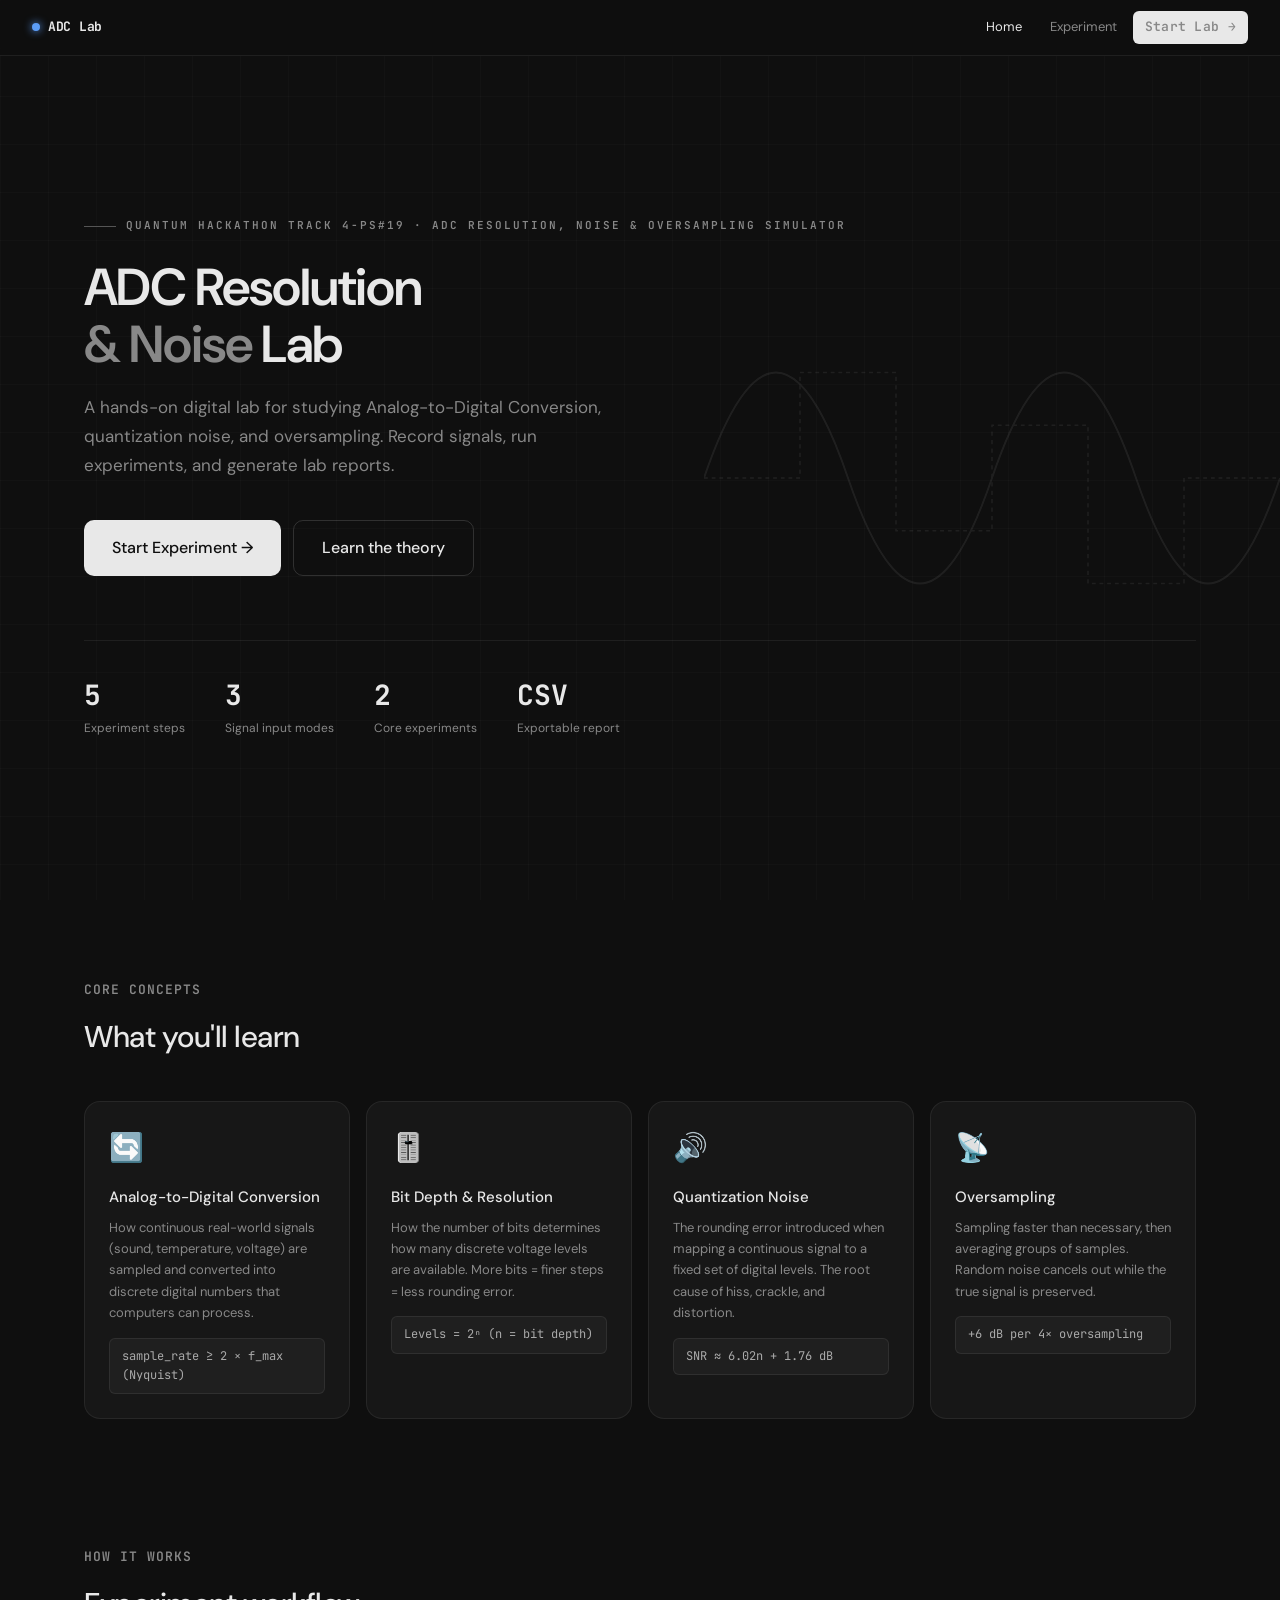
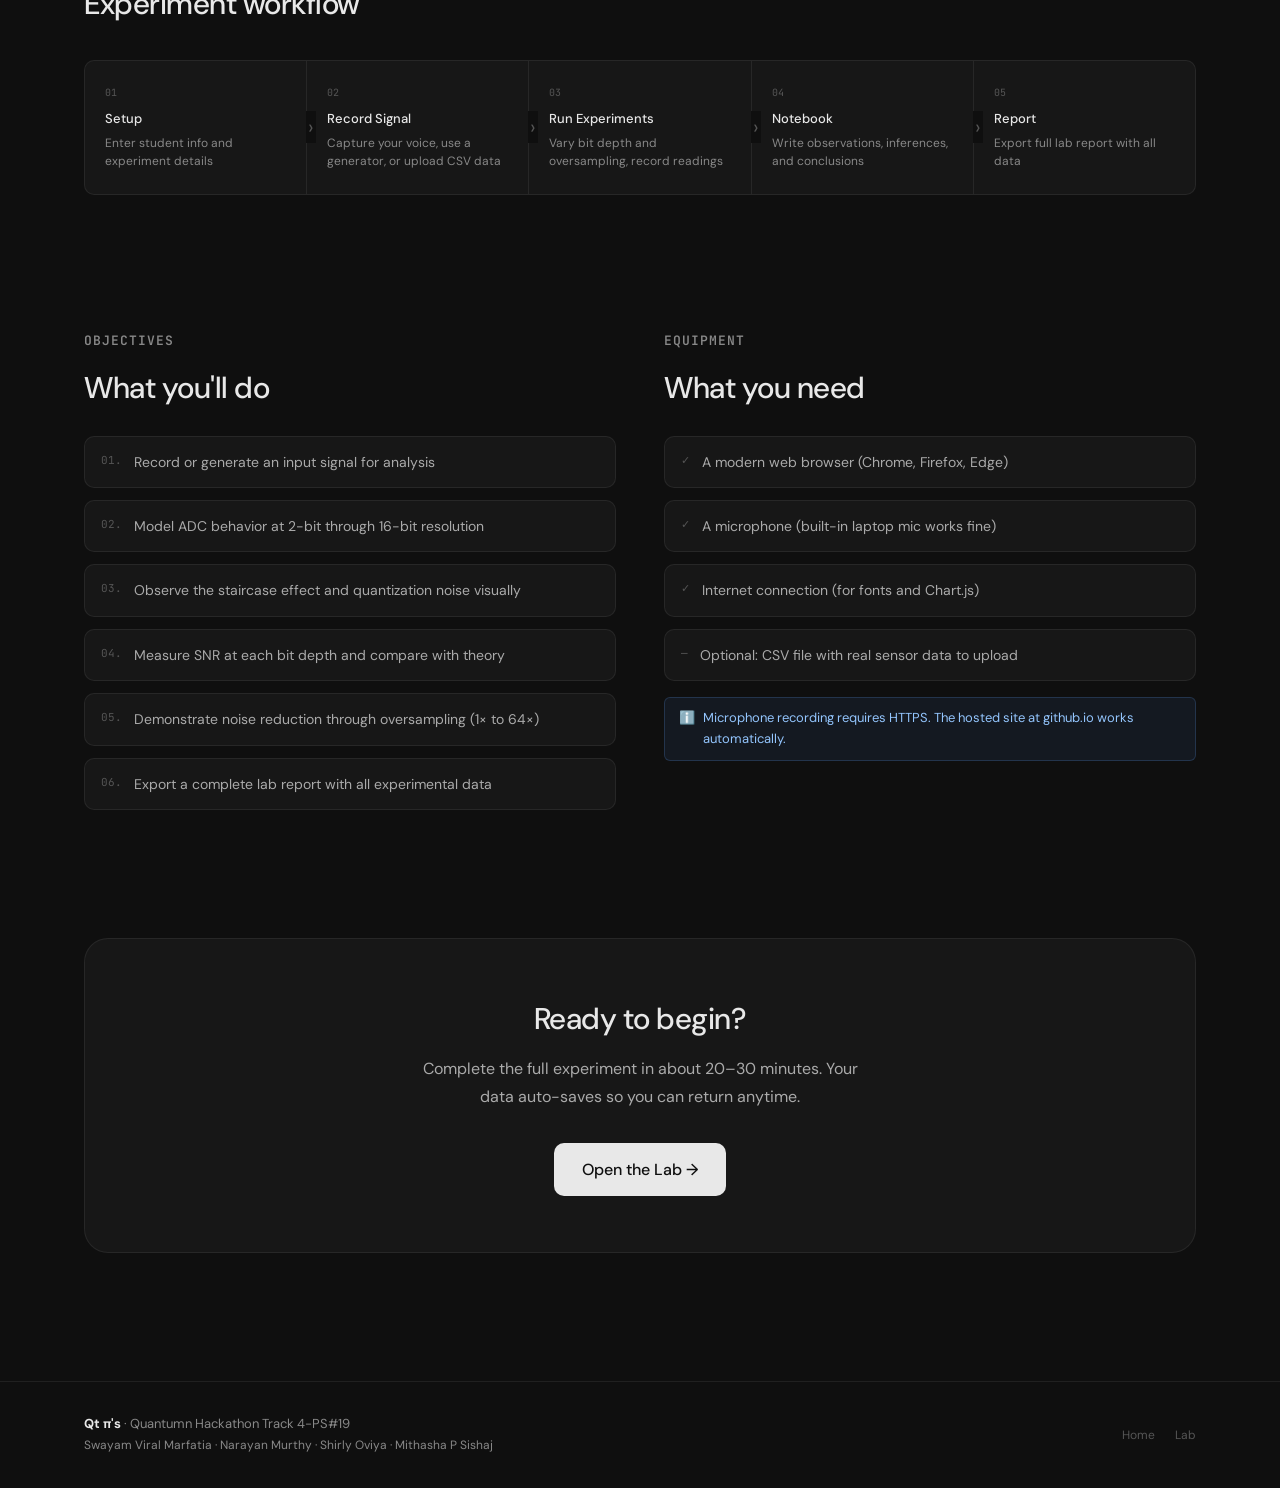
<file: index.html>
<!DOCTYPE html>
<html lang="en">
<head>
<meta charset="UTF-8">
<meta name="viewport" content="width=device-width, initial-scale=1.0">
<title>ADC Signal Processing Lab</title>
<link rel="stylesheet" href="style.css">
<style>
  /* ── HERO ── */
  .hero {
    min-height: calc(100vh - 56px);
    display: flex; flex-direction: column; justify-content: center;
    padding: 80px 0;
  }
  .hero-tag {
    font-family: var(--mono); font-size: 11px; font-weight: 600;
    color: var(--muted2); letter-spacing: 2px; text-transform: uppercase;
    margin-bottom: 24px; display: flex; align-items: center; gap: 10px;
  }
  .hero-tag::before { content:''; width:32px; height:1px; background:var(--muted); }
  .hero h1 { margin-bottom: 20px; max-width: 720px; }
  .hero h1 span { color: var(--muted2); }
  .hero-sub { font-size: 17px; color: var(--muted2); max-width: 520px; margin-bottom: 40px; line-height: 1.7; }
  .hero-btns { display: flex; gap: 12px; flex-wrap: wrap; margin-bottom: 64px; }
  .hero-stats { display: flex; gap: 40px; flex-wrap: wrap; border-top: 1px solid var(--border); padding-top: 32px; }
  .hero-stat-val { font-family: var(--mono); font-size: 28px; font-weight: 700; color: var(--text); }
  .hero-stat-lbl { font-size: 12px; color: var(--muted2); margin-top: 2px; }

  /* Floating waveform illustration */
  .hero-visual {
    position: absolute; right: 0; top: 56px; bottom: 0;
    width: 45%; opacity: 0.07; pointer-events: none; overflow: hidden;
  }
  .hero-visual svg { width: 100%; height: 100%; }

  /* ── CONCEPTS ── */
  .concepts-grid { display: grid; grid-template-columns: repeat(auto-fit, minmax(240px, 1fr)); gap: 16px; }
  .concept-card {
    background: var(--s1); border: 1px solid var(--border);
    border-radius: var(--r-lg); padding: 24px;
    transition: border-color 0.2s, transform 0.2s;
  }
  .concept-card:hover { border-color: var(--border2); transform: translateY(-2px); }
  .concept-icon { font-size: 28px; margin-bottom: 14px; display: block; }
  .concept-title { font-size: 15px; font-weight: 500; margin-bottom: 8px; }
  .concept-desc { font-size: 13px; color: var(--muted2); line-height: 1.65; }
  .concept-formula {
    margin-top: 14px; background: var(--s2); border: 1px solid var(--border);
    border-radius: var(--r-sm); padding: 8px 12px;
    font-family: var(--mono); font-size: 12px; color: var(--muted3);
  }

  /* ── EXPERIMENT FLOW ── */
  .flow-steps { display: flex; gap: 0; overflow-x: auto; padding-bottom: 8px; }
  .flow-step {
    flex: 1; min-width: 160px; padding: 24px 20px;
    background: var(--s1); border: 1px solid var(--border);
    border-right: none; position: relative;
  }
  .flow-step:first-child { border-radius: var(--r) 0 0 var(--r); }
  .flow-step:last-child  { border-right: 1px solid var(--border); border-radius: 0 var(--r) var(--r) 0; }
  .flow-step::after {
    content: '›'; position: absolute; right: -10px; top: 50%;
    transform: translateY(-50%); font-size: 20px; color: var(--muted);
    z-index: 2; background: var(--bg); padding: 0 2px;
  }
  .flow-step:last-child::after { display: none; }
  .flow-num { font-family: var(--mono); font-size: 10px; color: var(--muted); margin-bottom: 8px; }
  .flow-title { font-size: 13px; font-weight: 500; margin-bottom: 4px; }
  .flow-desc { font-size: 12px; color: var(--muted2); line-height: 1.5; }

  /* ── OBJECTIVES ── */
  .obj-list { list-style: none; display: flex; flex-direction: column; gap: 12px; }
  .obj-list li {
    display: flex; align-items: flex-start; gap: 12px;
    padding: 14px 16px; background: var(--s1); border: 1px solid var(--border);
    border-radius: var(--r); font-size: 14px; color: var(--muted3);
  }
  .obj-num { font-family: var(--mono); font-size: 11px; color: var(--muted); flex-shrink: 0; padding-top: 1px; }

  /* ── CTA SECTION ── */
  .cta-section {
    background: var(--s1); border: 1px solid var(--border);
    border-radius: var(--r-xl); padding: 56px 48px;
    text-align: center;
  }
  .cta-section h2 { margin-bottom: 12px; }
  .cta-section p  { max-width: 440px; margin: 0 auto 32px; }

  /* ── FOOTER ── */
  footer {
    border-top: 1px solid var(--border);
    padding: 32px 0; margin-top: 80px;
  }
  .footer-inner { display: flex; justify-content: space-between; align-items: center; flex-wrap: wrap; gap: 16px; }
  .footer-team { font-size: 13px; color: var(--muted2); }
  .footer-team strong { color: var(--text); }
  .footer-links { display: flex; gap: 20px; }
  .footer-links a { font-size: 12px; color: var(--muted); text-decoration: none; }
  .footer-links a:hover { color: var(--muted2); }
</style>
</head>
<body>

<nav>
  <a href="index.html" class="nav-logo"><span class="logo-dot"></span>ADC Lab</a>
  <div class="nav-links">
    <a href="index.html" class="active">Home</a>
    <a href="lab.html">Experiment</a>
    <a href="lab.html" class="nav-cta">Start Lab →</a>
  </div>
</nav>

<!-- Decorative waveform background -->
<div class="hero-visual">
  <svg viewBox="0 0 600 800" preserveAspectRatio="none" fill="none">
    <path d="M0 400 Q75 200 150 400 Q225 600 300 400 Q375 200 450 400 Q525 600 600 400" stroke="white" stroke-width="2" fill="none"/>
    <path d="M0 400 L100 400 L100 300 L200 300 L200 450 L300 450 L300 350 L400 350 L400 500 L500 500 L500 400 L600 400" stroke="white" stroke-width="1.5" fill="none" stroke-dasharray="4 4"/>
  </svg>
</div>

<div class="container">

  <!-- ── HERO ── -->
  <section class="hero">
    <div class="hero-tag">Quantum Hackathon Track 4-PS#19 · ADC Resolution, Noise & Oversampling Simulator</div>
    <h1>ADC Resolution<br><span>&amp; Noise</span> Lab</h1>
    <p class="hero-sub">
      A hands-on digital lab for studying Analog-to-Digital Conversion,
      quantization noise, and oversampling. Record signals, run experiments,
      and generate lab reports.
    </p>
    <div class="hero-btns">
      <a href="lab.html" class="btn btn-primary btn-lg">Start Experiment →</a>
      <a href="#concepts" class="btn btn-outline btn-lg">Learn the theory</a>
    </div>
    <div class="hero-stats">
      <div>
        <div class="hero-stat-val">5</div>
        <div class="hero-stat-lbl">Experiment steps</div>
      </div>
      <div>
        <div class="hero-stat-val">3</div>
        <div class="hero-stat-lbl">Signal input modes</div>
      </div>
      <div>
        <div class="hero-stat-val">2</div>
        <div class="hero-stat-lbl">Core experiments</div>
      </div>
      <div>
        <div class="hero-stat-val">CSV</div>
        <div class="hero-stat-lbl">Exportable report</div>
      </div>
    </div>
  </section>

  <!-- ── CONCEPTS ── -->
  <section class="section" id="concepts">
    <h4 style="margin-bottom:12px;">Core concepts</h4>
    <h2 style="margin-bottom:40px;">What you'll learn</h2>
    <div class="concepts-grid">
      <div class="concept-card">
        <span class="concept-icon">🔄</span>
        <div class="concept-title">Analog-to-Digital Conversion</div>
        <div class="concept-desc">How continuous real-world signals (sound, temperature, voltage) are sampled and converted into discrete digital numbers that computers can process.</div>
        <div class="concept-formula">sample_rate ≥ 2 × f_max  (Nyquist)</div>
      </div>
      <div class="concept-card">
        <span class="concept-icon">🎚️</span>
        <div class="concept-title">Bit Depth & Resolution</div>
        <div class="concept-desc">How the number of bits determines how many discrete voltage levels are available. More bits = finer steps = less rounding error.</div>
        <div class="concept-formula">Levels = 2ⁿ  (n = bit depth)</div>
      </div>
      <div class="concept-card">
        <span class="concept-icon">🔊</span>
        <div class="concept-title">Quantization Noise</div>
        <div class="concept-desc">The rounding error introduced when mapping a continuous signal to a fixed set of digital levels. The root cause of hiss, crackle, and distortion.</div>
        <div class="concept-formula">SNR ≈ 6.02n + 1.76  dB</div>
      </div>
      <div class="concept-card">
        <span class="concept-icon">📡</span>
        <div class="concept-title">Oversampling</div>
        <div class="concept-desc">Sampling faster than necessary, then averaging groups of samples. Random noise cancels out while the true signal is preserved.</div>
        <div class="concept-formula">+6 dB per 4× oversampling</div>
      </div>
    </div>
  </section>

  <!-- ── EXPERIMENT FLOW ── -->
  <section class="section-sm">
    <h4 style="margin-bottom:12px;">How it works</h4>
    <h2 style="margin-bottom:32px;">Experiment workflow</h2>
    <div class="flow-steps">
      <div class="flow-step">
        <div class="flow-num">01</div>
        <div class="flow-title">Setup</div>
        <div class="flow-desc">Enter student info and experiment details</div>
      </div>
      <div class="flow-step">
        <div class="flow-num">02</div>
        <div class="flow-title">Record Signal</div>
        <div class="flow-desc">Capture your voice, use a generator, or upload CSV data</div>
      </div>
      <div class="flow-step">
        <div class="flow-num">03</div>
        <div class="flow-title">Run Experiments</div>
        <div class="flow-desc">Vary bit depth and oversampling, record readings</div>
      </div>
      <div class="flow-step">
        <div class="flow-num">04</div>
        <div class="flow-title">Notebook</div>
        <div class="flow-desc">Write observations, inferences, and conclusions</div>
      </div>
      <div class="flow-step">
        <div class="flow-num">05</div>
        <div class="flow-title">Report</div>
        <div class="flow-desc">Export full lab report with all data</div>
      </div>
    </div>
  </section>

  <!-- ── OBJECTIVES ── -->
  <section class="section">
    <div style="display:grid;grid-template-columns:1fr 1fr;gap:48px;align-items:start;">
      <div>
        <h4 style="margin-bottom:12px;">Objectives</h4>
        <h2 style="margin-bottom:24px;">What you'll do</h2>
        <ul class="obj-list">
          <li><span class="obj-num">01.</span>Record or generate an input signal for analysis</li>
          <li><span class="obj-num">02.</span>Model ADC behavior at 2-bit through 16-bit resolution</li>
          <li><span class="obj-num">03.</span>Observe the staircase effect and quantization noise visually</li>
          <li><span class="obj-num">04.</span>Measure SNR at each bit depth and compare with theory</li>
          <li><span class="obj-num">05.</span>Demonstrate noise reduction through oversampling (1× to 64×)</li>
          <li><span class="obj-num">06.</span>Export a complete lab report with all experimental data</li>
        </ul>
      </div>
      <div>
        <h4 style="margin-bottom:12px;">Equipment</h4>
        <h2 style="margin-bottom:24px;">What you need</h2>
        <ul class="obj-list">
          <li><span class="obj-num">✓</span>A modern web browser (Chrome, Firefox, Edge)</li>
          <li><span class="obj-num">✓</span>A microphone (built-in laptop mic works fine)</li>
          <li><span class="obj-num">✓</span>Internet connection (for fonts and Chart.js)</li>
          <li><span class="obj-num">—</span>Optional: CSV file with real sensor data to upload</li>
        </ul>
        <div class="alert alert-info" style="margin-top:16px;">
          <span>ℹ️</span>
          <span>Microphone recording requires HTTPS. The hosted site at github.io works automatically.</span>
        </div>
      </div>
    </div>
  </section>

  <!-- ── CTA ── -->
  <section class="section-sm">
    <div class="cta-section">
      <h2>Ready to begin?</h2>
      <p>Complete the full experiment in about 20–30 minutes. Your data auto-saves so you can return anytime.</p>
      <a href="lab.html" class="btn btn-primary btn-lg">Open the Lab →</a>
    </div>
  </section>

</div>

<footer>
  <div class="container">
    <div class="footer-inner">
      <div class="footer-team">
        <strong>Qt π's</strong> · Quantumn Hackathon Track 4-PS#19<br>
        <span style="font-size:12px;">Swayam Viral Marfatia · Narayan Murthy · Shirly Oviya · Mithasha P Sishaj</span>
      </div>
      <div class="footer-links">
        <a href="index.html">Home</a>
        <a href="lab.html">Lab</a>
      </div>
    </div>
  </div>
</footer>

</body>
</html>
</file>
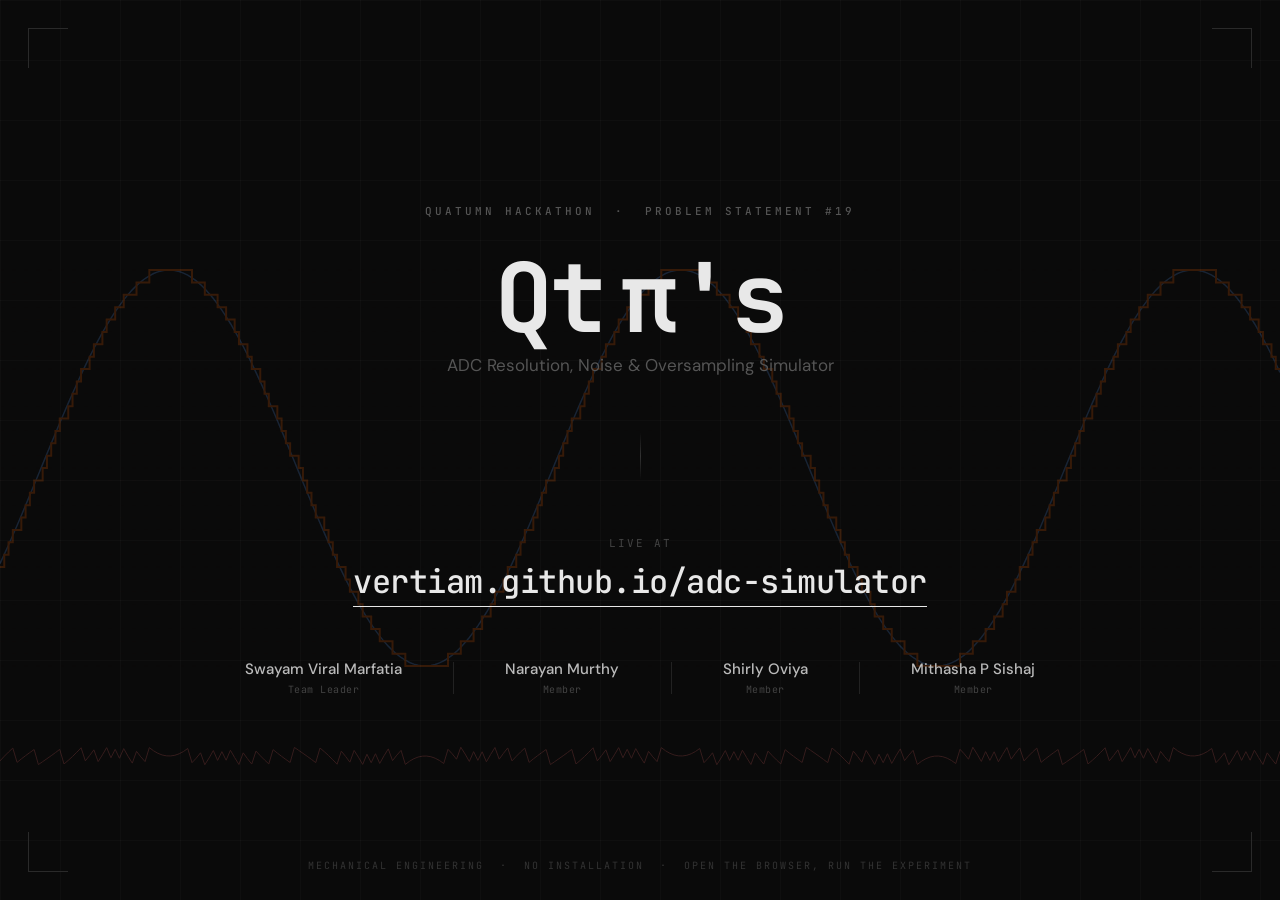
<file: outro.html>
<!DOCTYPE html>
<html lang="en">
<head>
<meta charset="UTF-8">
<meta name="viewport" content="width=device-width, initial-scale=1.0">
<title>Qt π's — ADC Lab — Outro</title>
<link href="https://fonts.googleapis.com/css2?family=JetBrains+Mono:wght@400;500;700&family=DM+Sans:wght@300;400;500;600&display=swap" rel="stylesheet">
<style>
* { box-sizing: border-box; margin: 0; padding: 0; }

body {
  background: #0a0a0a;
  color: #e8e8e8;
  font-family: 'DM Sans', sans-serif;
  height: 100vh;
  overflow: hidden;
  display: flex;
  align-items: center;
  justify-content: center;
}

/* ── ANIMATED WAVEFORM BACKGROUND ── */
.wave-bg {
  position: fixed;
  inset: 0;
  z-index: 0;
}
.wave-bg canvas {
  width: 100%;
  height: 100%;
  display: block;
  opacity: 0.18;
}

/* ── GRID OVERLAY ── */
.grid {
  position: fixed;
  inset: 0;
  z-index: 1;
  background-image:
    linear-gradient(rgba(255,255,255,0.025) 1px, transparent 1px),
    linear-gradient(90deg, rgba(255,255,255,0.025) 1px, transparent 1px);
  background-size: 60px 60px;
}

/* ── MAIN CONTENT ── */
.content {
  position: relative;
  z-index: 10;
  text-align: center;
  display: flex;
  flex-direction: column;
  align-items: center;
  gap: 0;
  animation: fadeUp 1.2s cubic-bezier(.22,1,.36,1) both;
}

@keyframes fadeUp {
  from { opacity: 0; transform: translateY(32px); }
  to   { opacity: 1; transform: translateY(0); }
}

/* ── HACKATHON TAG ── */
.tag {
  font-family: 'JetBrains Mono', monospace;
  font-size: 11px;
  font-weight: 500;
  letter-spacing: 3px;
  text-transform: uppercase;
  color: #555;
  margin-bottom: 32px;
  animation: fadeUp 1.2s 0.1s cubic-bezier(.22,1,.36,1) both;
}

/* ── TEAM NAME ── */
.team {
  font-family: 'JetBrains Mono', monospace;
  font-size: clamp(48px, 8vw, 96px);
  font-weight: 700;
  color: #e8e8e8;
  letter-spacing: -3px;
  line-height: 1;
  margin-bottom: 8px;
  animation: fadeUp 1.2s 0.15s cubic-bezier(.22,1,.36,1) both;
}

/* ── PROBLEM STATEMENT ── */
.problem {
  font-size: clamp(13px, 1.8vw, 17px);
  color: #555;
  font-weight: 400;
  margin-bottom: 56px;
  animation: fadeUp 1.2s 0.2s cubic-bezier(.22,1,.36,1) both;
}

/* ── DIVIDER ── */
.div-line {
  width: 1px;
  height: 48px;
  background: linear-gradient(to bottom, transparent, #333, transparent);
  margin-bottom: 56px;
  animation: fadeUp 1.2s 0.25s cubic-bezier(.22,1,.36,1) both;
}

/* ── URL BLOCK ── */
.url-block {
  display: flex;
  flex-direction: column;
  align-items: center;
  gap: 10px;
  margin-bottom: 56px;
  animation: fadeUp 1.2s 0.3s cubic-bezier(.22,1,.36,1) both;
}
.url-label {
  font-family: 'JetBrains Mono', monospace;
  font-size: 11px;
  letter-spacing: 2px;
  text-transform: uppercase;
  color: #444;
}
.url {
  font-family: 'JetBrains Mono', monospace;
  font-size: clamp(18px, 3vw, 32px);
  font-weight: 500;
  color: #e8e8e8;
  letter-spacing: -0.5px;
  position: relative;
}
/* animated underline on the URL */
.url::after {
  content: '';
  position: absolute;
  bottom: -4px;
  left: 0;
  width: 0;
  height: 1.5px;
  background: #e8e8e8;
  animation: underline 1.2s 1.2s cubic-bezier(.22,1,.36,1) forwards;
}
@keyframes underline {
  to { width: 100%; }
}

/* ── MEMBERS ── */
.members {
  display: flex;
  gap: clamp(20px, 4vw, 56px);
  align-items: center;
  flex-wrap: wrap;
  justify-content: center;
  animation: fadeUp 1.2s 0.4s cubic-bezier(.22,1,.36,1) both;
}
.member {
  display: flex;
  flex-direction: column;
  align-items: center;
  gap: 4px;
}
.member-name {
  font-size: clamp(12px, 1.4vw, 15px);
  font-weight: 500;
  color: #bbb;
}
.member-role {
  font-family: 'JetBrains Mono', monospace;
  font-size: 10px;
  color: #444;
  letter-spacing: 0.5px;
}
.member-sep {
  width: 1px;
  height: 32px;
  background: #222;
}

/* ── CORNER ACCENTS ── */
.corner {
  position: fixed;
  width: 40px;
  height: 40px;
  z-index: 20;
  opacity: 0;
  animation: fadeIn 0.6s 1.6s ease forwards;
}
@keyframes fadeIn { to { opacity: 1; } }
.corner.tl { top: 28px; left: 28px; border-top: 1px solid #2a2a2a; border-left: 1px solid #2a2a2a; }
.corner.tr { top: 28px; right: 28px; border-top: 1px solid #2a2a2a; border-right: 1px solid #2a2a2a; }
.corner.bl { bottom: 28px; left: 28px; border-bottom: 1px solid #2a2a2a; border-left: 1px solid #2a2a2a; }
.corner.br { bottom: 28px; right: 28px; border-bottom: 1px solid #2a2a2a; border-right: 1px solid #2a2a2a; }

/* ── BOTTOM BAR ── */
.bottom-bar {
  position: fixed;
  bottom: 28px;
  left: 50%;
  transform: translateX(-50%);
  z-index: 20;
  font-family: 'JetBrains Mono', monospace;
  font-size: 10px;
  letter-spacing: 2px;
  color: #333;
  text-transform: uppercase;
  opacity: 0;
  animation: fadeIn 0.6s 1.8s ease forwards;
  white-space: nowrap;
}

/* ── SCAN LINE EFFECT ── */
.scanline {
  position: fixed;
  top: -2px;
  left: 0;
  right: 0;
  height: 2px;
  background: rgba(255,255,255,0.03);
  z-index: 30;
  animation: scan 6s linear infinite;
}
@keyframes scan {
  from { top: -2px; }
  to   { top: 100vh; }
}
</style>
</head>
<body>

<!-- Animated waveform bg -->
<div class="wave-bg"><canvas id="wc"></canvas></div>

<!-- Subtle grid -->
<div class="grid"></div>

<!-- Corner brackets -->
<div class="corner tl"></div>
<div class="corner tr"></div>
<div class="corner bl"></div>
<div class="corner br"></div>

<!-- Scan line -->
<div class="scanline"></div>

<!-- Main content -->
<div class="content">

  <div class="tag">Quatumn Hackathon &nbsp;·&nbsp; Problem Statement #19</div>

  <div class="team">Qt&thinsp;π's</div>
  <div class="problem">ADC Resolution, Noise &amp; Oversampling Simulator</div>

  <div class="div-line"></div>

  <div class="url-block">
    <span class="url-label">Live at</span>
    <span class="url">vertiam.github.io/adc-simulator</span>
  </div>

  <div class="members">
    <div class="member">
      <div class="member-name">Swayam Viral Marfatia</div>
      <div class="member-role">Team Leader</div>
    </div>
    <div class="member-sep"></div>
    <div class="member">
      <div class="member-name">Narayan Murthy</div>
      <div class="member-role">Member</div>
    </div>
    <div class="member-sep"></div>
    <div class="member">
      <div class="member-name">Shirly Oviya</div>
      <div class="member-role">Member</div>
    </div>
    <div class="member-sep"></div>
    <div class="member">
      <div class="member-name">Mithasha P Sishaj</div>
      <div class="member-role">Member</div>
    </div>
  </div>

</div>

<!-- Bottom bar -->
<div class="bottom-bar">Mechanical Engineering &nbsp;·&nbsp; No installation &nbsp;·&nbsp; Open the browser, run the experiment</div>

<script>
/* ── ANIMATED ADC WAVEFORM BACKGROUND ──────────────────────────
   Draws three layers:
   1. Original smooth sine wave (blue)
   2. Quantized staircase (orange)  — updates its bit depth slowly
   3. Error signal at bottom (red, tiny)

   The bit depth oscillates from 2→8 and back, making the
   staircase visually coarsen and smooth — perfect visual
   metaphor for the whole project.
───────────────────────────────────────────────────────────────── */
const cv = document.getElementById('wc');
const ctx = cv.getContext('2d');
let W, H, t = 0;

function resize() {
  W = cv.width  = window.innerWidth;
  H = cv.height = window.innerHeight;
}
window.addEventListener('resize', resize);
resize();

function quantize(v, bits) {
  const levels = Math.pow(2, bits);
  const step = 2 / levels;
  return Math.round(Math.max(-1, Math.min(1, v)) / step) * step;
}

function draw() {
  t += 0.008;
  ctx.clearRect(0, 0, W, H);

  const N = 300;
  const freq = 2.5;
  // bit depth oscillates 2→8 slowly
  const bits = Math.round(2 + 3 * (Math.sin(t * 0.3) * 0.5 + 0.5) * 2);

  const yCenter = H * 0.52;
  const amp = H * 0.22;

  // ── Original sine ──
  ctx.beginPath();
  ctx.strokeStyle = '#5b9cf6';
  ctx.lineWidth = 1.5;
  for (let i = 0; i <= N; i++) {
    const x = (i / N) * W;
    const v = Math.sin(2 * Math.PI * freq * (i / N) - t);
    const y = yCenter - v * amp;
    i === 0 ? ctx.moveTo(x, y) : ctx.lineTo(x, y);
  }
  ctx.stroke();

  // ── Quantized staircase ──
  ctx.beginPath();
  ctx.strokeStyle = '#ff6500';
  ctx.lineWidth = 2;
  let prevQY = null;
  for (let i = 0; i <= N; i++) {
    const x = (i / N) * W;
    const v = Math.sin(2 * Math.PI * freq * (i / N) - t);
    const qv = quantize(v, bits);
    const y = yCenter - qv * amp;
    if (i === 0) { ctx.moveTo(x, y); }
    else {
      ctx.lineTo(x, prevQY);   // horizontal
      ctx.lineTo(x, y);         // vertical jump
    }
    prevQY = y;
  }
  ctx.stroke();

  // ── Error signal (bottom strip) ──
  const errCenter = H * 0.84;
  const errAmp = H * 0.04;
  ctx.beginPath();
  ctx.strokeStyle = '#f87171';
  ctx.lineWidth = 1;
  for (let i = 0; i <= N; i++) {
    const x = (i / N) * W;
    const v = Math.sin(2 * Math.PI * freq * (i / N) - t);
    const err = quantize(v, bits) - v;
    const y = errCenter - err * errAmp * 8;
    i === 0 ? ctx.moveTo(x, y) : ctx.lineTo(x, y);
  }
  ctx.stroke();

  // ── Quantization level lines ──
  if (bits <= 5) {
    const levels = Math.pow(2, bits);
    const step = 2 / levels;
    ctx.strokeStyle = 'rgba(255,101,0,0.12)';
    ctx.lineWidth = 0.5;
    ctx.setLineDash([4, 8]);
    for (let i = 0; i <= levels; i++) {
      const v = -1 + i * step;
      const y = yCenter - v * amp;
      ctx.beginPath();
      ctx.moveTo(0, y);
      ctx.lineTo(W, y);
      ctx.stroke();
    }
    ctx.setLineDash([]);
  }

  requestAnimationFrame(draw);
}
draw();
</script>
</body>
</html>
</file>
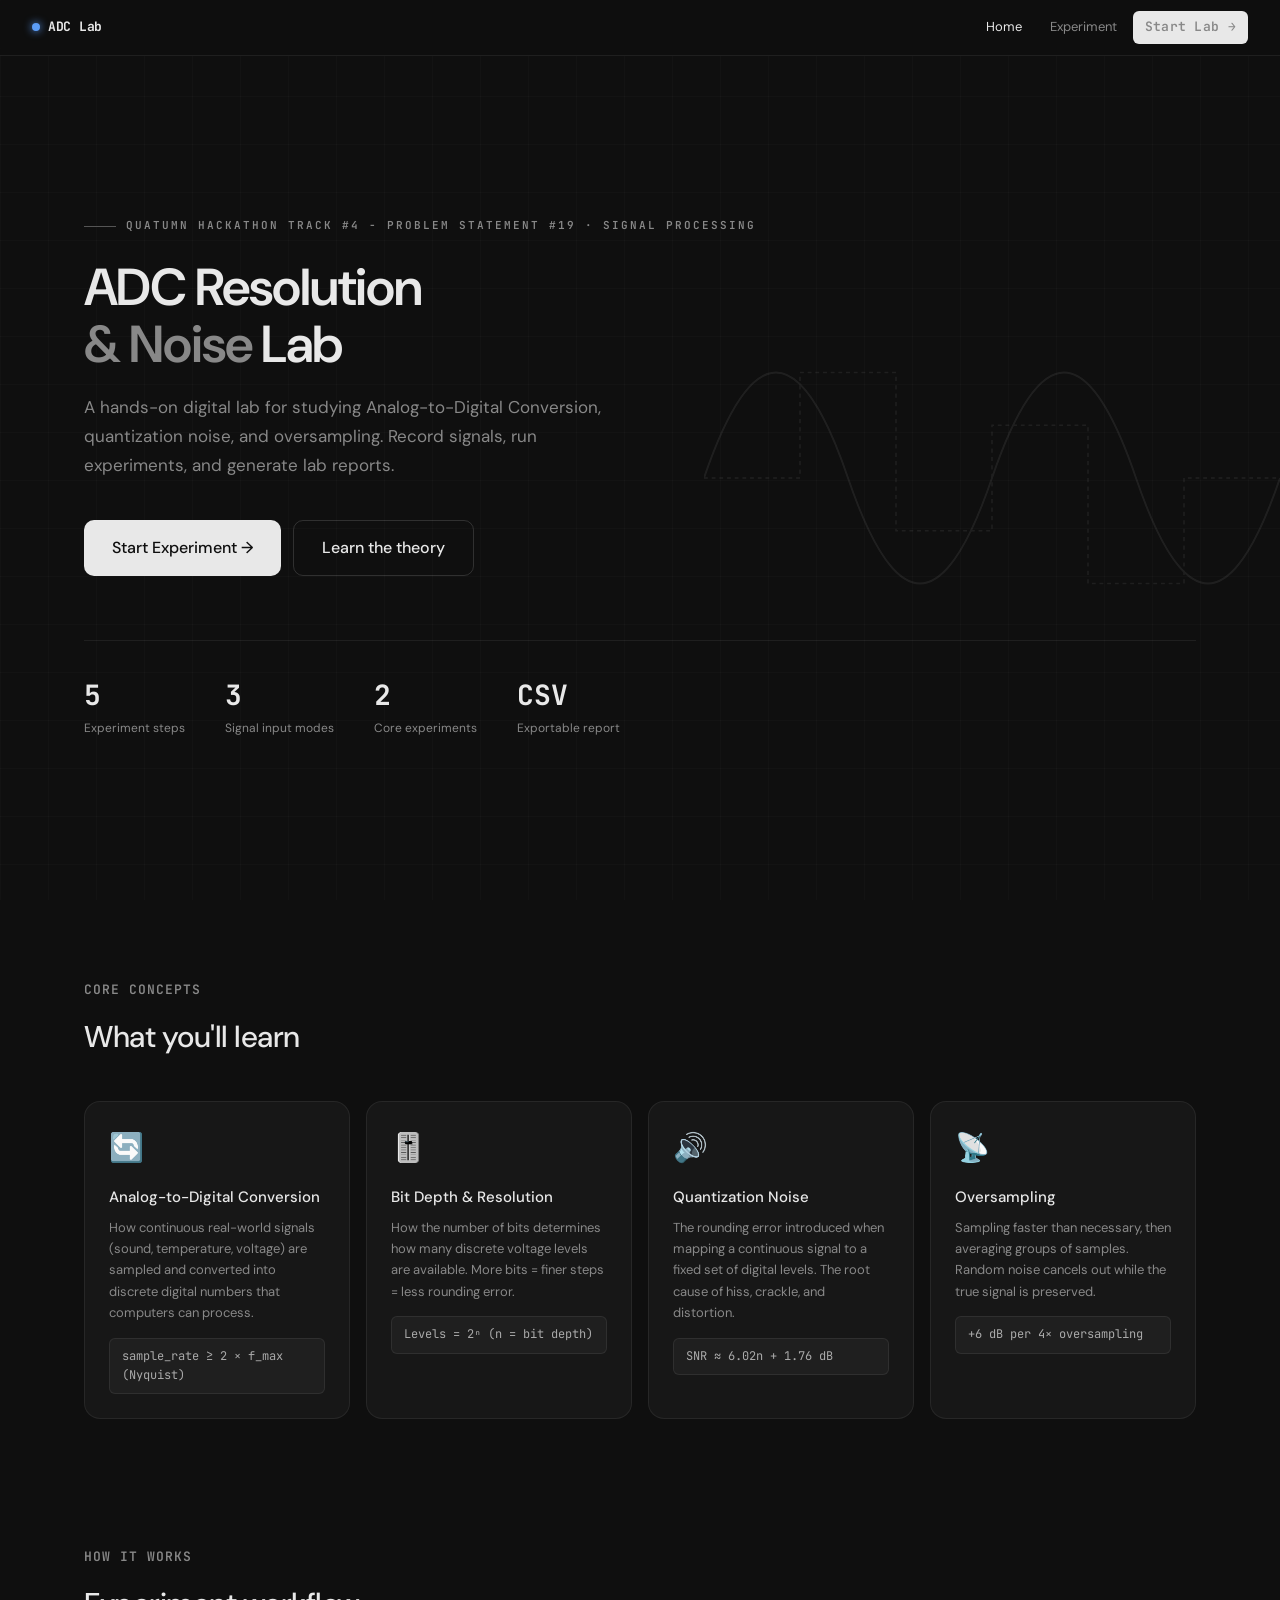
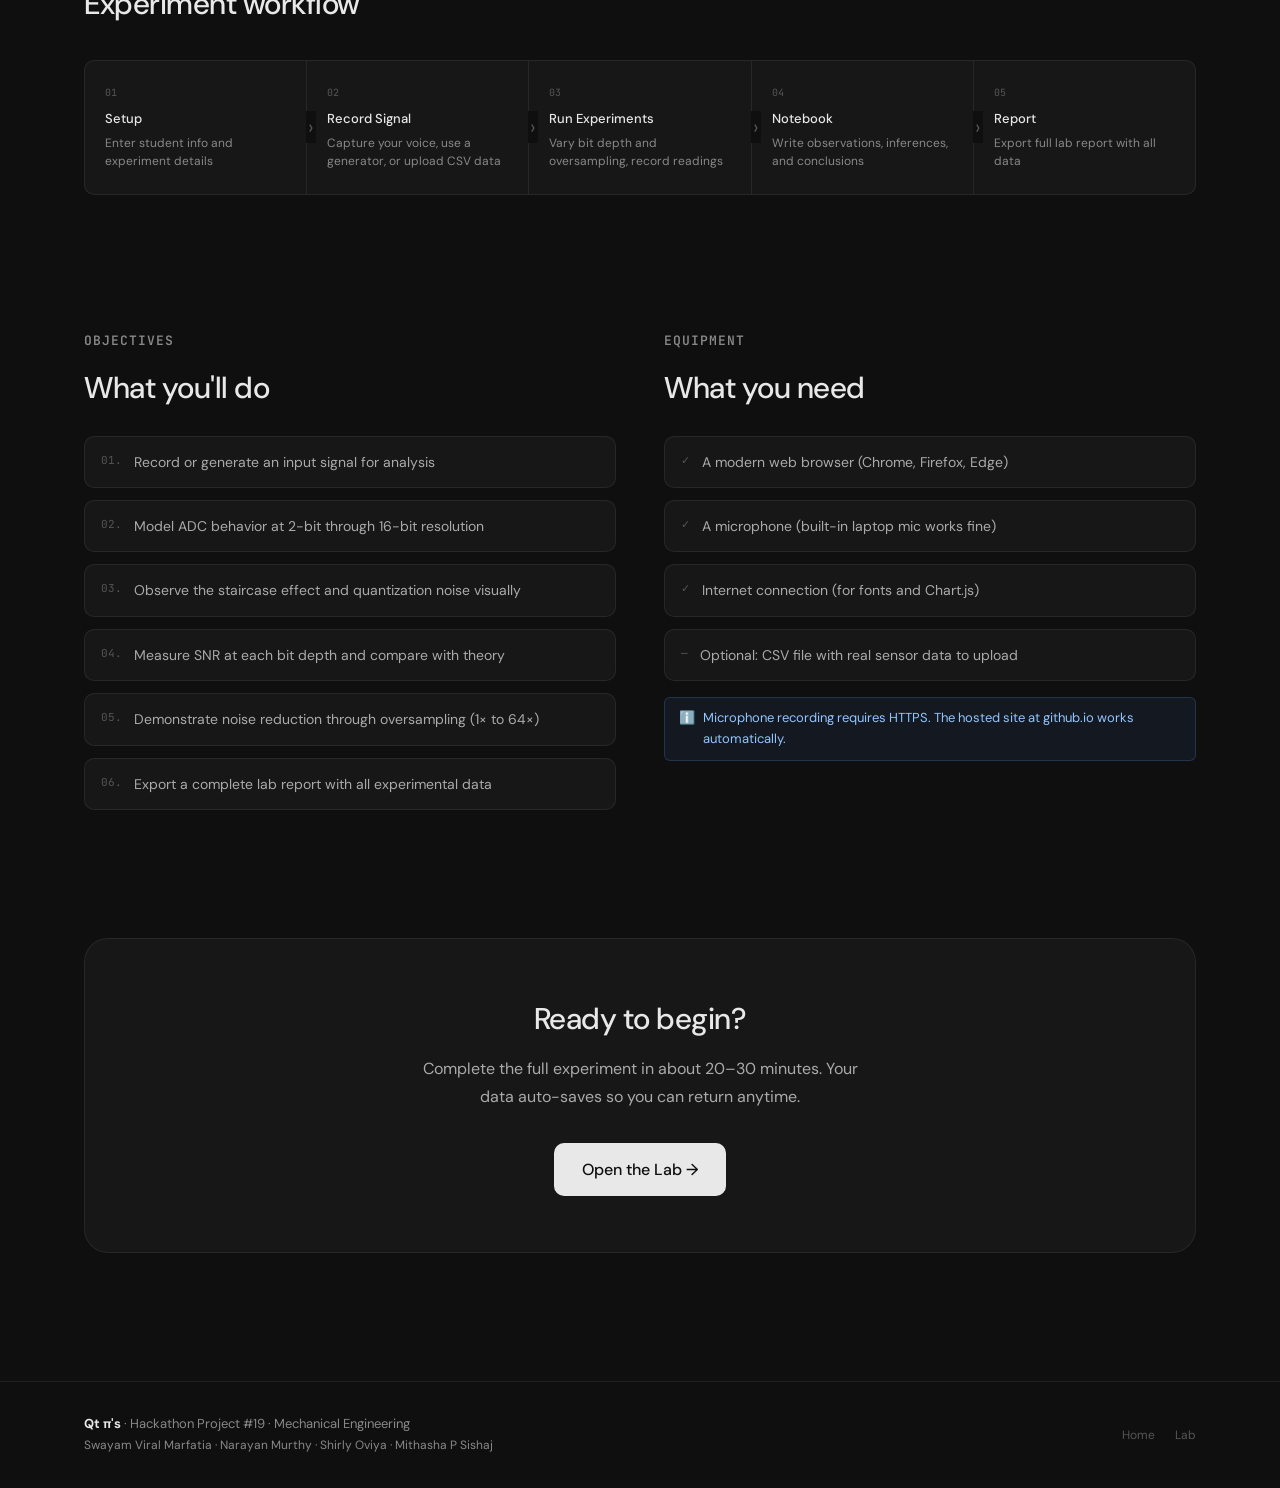
<file: V1index.html>
<!DOCTYPE html>
<html lang="en">
<head>
<meta charset="UTF-8">
<meta name="viewport" content="width=device-width, initial-scale=1.0">
<title>ADC Signal Processing Lab</title>
<link rel="stylesheet" href="style.css">
<style>
  /* ── HERO ── */
  .hero {
    min-height: calc(100vh - 56px);
    display: flex; flex-direction: column; justify-content: center;
    padding: 80px 0;
  }
  .hero-tag {
    font-family: var(--mono); font-size: 11px; font-weight: 600;
    color: var(--muted2); letter-spacing: 2px; text-transform: uppercase;
    margin-bottom: 24px; display: flex; align-items: center; gap: 10px;
  }
  .hero-tag::before { content:''; width:32px; height:1px; background:var(--muted); }
  .hero h1 { margin-bottom: 20px; max-width: 720px; }
  .hero h1 span { color: var(--muted2); }
  .hero-sub { font-size: 17px; color: var(--muted2); max-width: 520px; margin-bottom: 40px; line-height: 1.7; }
  .hero-btns { display: flex; gap: 12px; flex-wrap: wrap; margin-bottom: 64px; }
  .hero-stats { display: flex; gap: 40px; flex-wrap: wrap; border-top: 1px solid var(--border); padding-top: 32px; }
  .hero-stat-val { font-family: var(--mono); font-size: 28px; font-weight: 700; color: var(--text); }
  .hero-stat-lbl { font-size: 12px; color: var(--muted2); margin-top: 2px; }

  /* Floating waveform illustration */
  .hero-visual {
    position: absolute; right: 0; top: 56px; bottom: 0;
    width: 45%; opacity: 0.07; pointer-events: none; overflow: hidden;
  }
  .hero-visual svg { width: 100%; height: 100%; }

  /* ── CONCEPTS ── */
  .concepts-grid { display: grid; grid-template-columns: repeat(auto-fit, minmax(240px, 1fr)); gap: 16px; }
  .concept-card {
    background: var(--s1); border: 1px solid var(--border);
    border-radius: var(--r-lg); padding: 24px;
    transition: border-color 0.2s, transform 0.2s;
  }
  .concept-card:hover { border-color: var(--border2); transform: translateY(-2px); }
  .concept-icon { font-size: 28px; margin-bottom: 14px; display: block; }
  .concept-title { font-size: 15px; font-weight: 500; margin-bottom: 8px; }
  .concept-desc { font-size: 13px; color: var(--muted2); line-height: 1.65; }
  .concept-formula {
    margin-top: 14px; background: var(--s2); border: 1px solid var(--border);
    border-radius: var(--r-sm); padding: 8px 12px;
    font-family: var(--mono); font-size: 12px; color: var(--muted3);
  }

  /* ── EXPERIMENT FLOW ── */
  .flow-steps { display: flex; gap: 0; overflow-x: auto; padding-bottom: 8px; }
  .flow-step {
    flex: 1; min-width: 160px; padding: 24px 20px;
    background: var(--s1); border: 1px solid var(--border);
    border-right: none; position: relative;
  }
  .flow-step:first-child { border-radius: var(--r) 0 0 var(--r); }
  .flow-step:last-child  { border-right: 1px solid var(--border); border-radius: 0 var(--r) var(--r) 0; }
  .flow-step::after {
    content: '›'; position: absolute; right: -10px; top: 50%;
    transform: translateY(-50%); font-size: 20px; color: var(--muted);
    z-index: 2; background: var(--bg); padding: 0 2px;
  }
  .flow-step:last-child::after { display: none; }
  .flow-num { font-family: var(--mono); font-size: 10px; color: var(--muted); margin-bottom: 8px; }
  .flow-title { font-size: 13px; font-weight: 500; margin-bottom: 4px; }
  .flow-desc { font-size: 12px; color: var(--muted2); line-height: 1.5; }

  /* ── OBJECTIVES ── */
  .obj-list { list-style: none; display: flex; flex-direction: column; gap: 12px; }
  .obj-list li {
    display: flex; align-items: flex-start; gap: 12px;
    padding: 14px 16px; background: var(--s1); border: 1px solid var(--border);
    border-radius: var(--r); font-size: 14px; color: var(--muted3);
  }
  .obj-num { font-family: var(--mono); font-size: 11px; color: var(--muted); flex-shrink: 0; padding-top: 1px; }

  /* ── CTA SECTION ── */
  .cta-section {
    background: var(--s1); border: 1px solid var(--border);
    border-radius: var(--r-xl); padding: 56px 48px;
    text-align: center;
  }
  .cta-section h2 { margin-bottom: 12px; }
  .cta-section p  { max-width: 440px; margin: 0 auto 32px; }

  /* ── FOOTER ── */
  footer {
    border-top: 1px solid var(--border);
    padding: 32px 0; margin-top: 80px;
  }
  .footer-inner { display: flex; justify-content: space-between; align-items: center; flex-wrap: wrap; gap: 16px; }
  .footer-team { font-size: 13px; color: var(--muted2); }
  .footer-team strong { color: var(--text); }
  .footer-links { display: flex; gap: 20px; }
  .footer-links a { font-size: 12px; color: var(--muted); text-decoration: none; }
  .footer-links a:hover { color: var(--muted2); }
</style>
</head>
<body>

<nav>
  <a href="index.html" class="nav-logo"><span class="logo-dot"></span>ADC Lab</a>
  <div class="nav-links">
    <a href="index.html" class="active">Home</a>
    <a href="lab.html">Experiment</a>
    <a href="lab.html" class="nav-cta">Start Lab →</a>
  </div>
</nav>

<!-- Decorative waveform background -->
<div class="hero-visual">
  <svg viewBox="0 0 600 800" preserveAspectRatio="none" fill="none">
    <path d="M0 400 Q75 200 150 400 Q225 600 300 400 Q375 200 450 400 Q525 600 600 400" stroke="white" stroke-width="2" fill="none"/>
    <path d="M0 400 L100 400 L100 300 L200 300 L200 450 L300 450 L300 350 L400 350 L400 500 L500 500 L500 400 L600 400" stroke="white" stroke-width="1.5" fill="none" stroke-dasharray="4 4"/>
  </svg>
</div>

<div class="container">

  <!-- ── HERO ── -->
  <section class="hero">
    <div class="hero-tag">Quatumn Hackathon Track #4 - Problem Statement #19 · Signal Processing</div>
    <h1>ADC Resolution<br><span>&amp; Noise</span> Lab</h1>
    <p class="hero-sub">
      A hands-on digital lab for studying Analog-to-Digital Conversion,
      quantization noise, and oversampling. Record signals, run experiments,
      and generate lab reports.
    </p>
    <div class="hero-btns">
      <a href="lab.html" class="btn btn-primary btn-lg">Start Experiment →</a>
      <a href="#concepts" class="btn btn-outline btn-lg">Learn the theory</a>
    </div>
    <div class="hero-stats">
      <div>
        <div class="hero-stat-val">5</div>
        <div class="hero-stat-lbl">Experiment steps</div>
      </div>
      <div>
        <div class="hero-stat-val">3</div>
        <div class="hero-stat-lbl">Signal input modes</div>
      </div>
      <div>
        <div class="hero-stat-val">2</div>
        <div class="hero-stat-lbl">Core experiments</div>
      </div>
      <div>
        <div class="hero-stat-val">CSV</div>
        <div class="hero-stat-lbl">Exportable report</div>
      </div>
    </div>
  </section>

  <!-- ── CONCEPTS ── -->
  <section class="section" id="concepts">
    <h4 style="margin-bottom:12px;">Core concepts</h4>
    <h2 style="margin-bottom:40px;">What you'll learn</h2>
    <div class="concepts-grid">
      <div class="concept-card">
        <span class="concept-icon">🔄</span>
        <div class="concept-title">Analog-to-Digital Conversion</div>
        <div class="concept-desc">How continuous real-world signals (sound, temperature, voltage) are sampled and converted into discrete digital numbers that computers can process.</div>
        <div class="concept-formula">sample_rate ≥ 2 × f_max  (Nyquist)</div>
      </div>
      <div class="concept-card">
        <span class="concept-icon">🎚️</span>
        <div class="concept-title">Bit Depth & Resolution</div>
        <div class="concept-desc">How the number of bits determines how many discrete voltage levels are available. More bits = finer steps = less rounding error.</div>
        <div class="concept-formula">Levels = 2ⁿ  (n = bit depth)</div>
      </div>
      <div class="concept-card">
        <span class="concept-icon">🔊</span>
        <div class="concept-title">Quantization Noise</div>
        <div class="concept-desc">The rounding error introduced when mapping a continuous signal to a fixed set of digital levels. The root cause of hiss, crackle, and distortion.</div>
        <div class="concept-formula">SNR ≈ 6.02n + 1.76  dB</div>
      </div>
      <div class="concept-card">
        <span class="concept-icon">📡</span>
        <div class="concept-title">Oversampling</div>
        <div class="concept-desc">Sampling faster than necessary, then averaging groups of samples. Random noise cancels out while the true signal is preserved.</div>
        <div class="concept-formula">+6 dB per 4× oversampling</div>
      </div>
    </div>
  </section>

  <!-- ── EXPERIMENT FLOW ── -->
  <section class="section-sm">
    <h4 style="margin-bottom:12px;">How it works</h4>
    <h2 style="margin-bottom:32px;">Experiment workflow</h2>
    <div class="flow-steps">
      <div class="flow-step">
        <div class="flow-num">01</div>
        <div class="flow-title">Setup</div>
        <div class="flow-desc">Enter student info and experiment details</div>
      </div>
      <div class="flow-step">
        <div class="flow-num">02</div>
        <div class="flow-title">Record Signal</div>
        <div class="flow-desc">Capture your voice, use a generator, or upload CSV data</div>
      </div>
      <div class="flow-step">
        <div class="flow-num">03</div>
        <div class="flow-title">Run Experiments</div>
        <div class="flow-desc">Vary bit depth and oversampling, record readings</div>
      </div>
      <div class="flow-step">
        <div class="flow-num">04</div>
        <div class="flow-title">Notebook</div>
        <div class="flow-desc">Write observations, inferences, and conclusions</div>
      </div>
      <div class="flow-step">
        <div class="flow-num">05</div>
        <div class="flow-title">Report</div>
        <div class="flow-desc">Export full lab report with all data</div>
      </div>
    </div>
  </section>

  <!-- ── OBJECTIVES ── -->
  <section class="section">
    <div style="display:grid;grid-template-columns:1fr 1fr;gap:48px;align-items:start;">
      <div>
        <h4 style="margin-bottom:12px;">Objectives</h4>
        <h2 style="margin-bottom:24px;">What you'll do</h2>
        <ul class="obj-list">
          <li><span class="obj-num">01.</span>Record or generate an input signal for analysis</li>
          <li><span class="obj-num">02.</span>Model ADC behavior at 2-bit through 16-bit resolution</li>
          <li><span class="obj-num">03.</span>Observe the staircase effect and quantization noise visually</li>
          <li><span class="obj-num">04.</span>Measure SNR at each bit depth and compare with theory</li>
          <li><span class="obj-num">05.</span>Demonstrate noise reduction through oversampling (1× to 64×)</li>
          <li><span class="obj-num">06.</span>Export a complete lab report with all experimental data</li>
        </ul>
      </div>
      <div>
        <h4 style="margin-bottom:12px;">Equipment</h4>
        <h2 style="margin-bottom:24px;">What you need</h2>
        <ul class="obj-list">
          <li><span class="obj-num">✓</span>A modern web browser (Chrome, Firefox, Edge)</li>
          <li><span class="obj-num">✓</span>A microphone (built-in laptop mic works fine)</li>
          <li><span class="obj-num">✓</span>Internet connection (for fonts and Chart.js)</li>
          <li><span class="obj-num">—</span>Optional: CSV file with real sensor data to upload</li>
        </ul>
        <div class="alert alert-info" style="margin-top:16px;">
          <span>ℹ️</span>
          <span>Microphone recording requires HTTPS. The hosted site at github.io works automatically.</span>
        </div>
      </div>
    </div>
  </section>

  <!-- ── CTA ── -->
  <section class="section-sm">
    <div class="cta-section">
      <h2>Ready to begin?</h2>
      <p>Complete the full experiment in about 20–30 minutes. Your data auto-saves so you can return anytime.</p>
      <a href="lab.html" class="btn btn-primary btn-lg">Open the Lab →</a>
    </div>
  </section>

</div>

<footer>
  <div class="container">
    <div class="footer-inner">
      <div class="footer-team">
        <strong>Qt π's</strong> · Hackathon Project #19 · Mechanical Engineering<br>
        <span style="font-size:12px;">Swayam Viral Marfatia · Narayan Murthy · Shirly Oviya · Mithasha P Sishaj </span>
      </div>
      <div class="footer-links">
        <a href="index.html">Home</a>
        <a href="lab.html">Lab</a>
      </div>
    </div>
  </div>
</footer>

</body>
</html>
</file>
<file: style.css>
/* ══════════════════════════════════════════════════
   ADC Signal Processing Lab — Shared Design System
   ══════════════════════════════════════════════════ */
@import url('https://fonts.googleapis.com/css2?family=JetBrains+Mono:wght@400;500;700&family=DM+Sans:wght@300;400;500;600&display=swap');

:root {
  --bg:      #0f0f0f;
  --s1:      #171717;
  --s2:      #1f1f1f;
  --s3:      #282828;
  --s4:      #333333;
  --s5:      #404040;
  --border:  rgba(255,255,255,0.07);
  --border2: rgba(255,255,255,0.14);
  --border3: rgba(255,255,255,0.22);
  --text:    #e8e8e8;
  --muted:   #555;
  --muted2:  #888;
  --muted3:  #aaa;
  --blue:    #5b9cf6;
  --coral:   #ff6500;
  --green:   #4ade80;
  --red:     #f87171;
  --yellow:  #fbbf24;
  --purple:  #a78bfa;
  --mono: 'JetBrains Mono', monospace;
  --sans: 'DM Sans', sans-serif;
  --r: 10px; --r-sm: 6px; --r-lg: 16px; --r-xl: 24px;
  --shadow: 0 4px 24px rgba(0,0,0,0.4);
  --shadow-lg: 0 8px 48px rgba(0,0,0,0.6);
}

* { box-sizing: border-box; margin: 0; padding: 0; }
html { scroll-behavior: smooth; }
body { font-family: var(--sans); background: var(--bg); color: var(--text); min-height: 100vh; overflow-x: hidden; line-height: 1.6; }

/* ── GRID BACKGROUND ── */
body::before {
  content: '';
  position: fixed; inset: 0;
  background-image: linear-gradient(rgba(255,255,255,0.02) 1px, transparent 1px),
                    linear-gradient(90deg, rgba(255,255,255,0.02) 1px, transparent 1px);
  background-size: 48px 48px;
  pointer-events: none; z-index: 0;
}

/* ── NAV ── */
nav {
  position: sticky; top: 0; z-index: 100;
  background: rgba(15,15,15,0.9);
  backdrop-filter: blur(12px);
  border-bottom: 1px solid var(--border);
  padding: 0 32px;
  height: 56px;
  display: flex; align-items: center; justify-content: space-between;
}
.nav-logo {
  font-family: var(--mono); font-size: 13px; font-weight: 700;
  color: var(--text); text-decoration: none; letter-spacing: -0.3px;
  display: flex; align-items: center; gap: 8px;
}
.nav-logo .logo-dot {
  width: 8px; height: 8px; border-radius: 50%;
  background: var(--blue); box-shadow: 0 0 8px var(--blue);
}
.nav-links { display: flex; gap: 4px; align-items: center; }
.nav-links a {
  font-size: 13px; color: var(--muted2); text-decoration: none;
  padding: 6px 12px; border-radius: var(--r-sm); transition: all 0.15s;
}
.nav-links a:hover { color: var(--text); background: var(--s3); }
.nav-links a.active { color: var(--text); }
.nav-cta {
  font-family: var(--mono); font-size: 11px; font-weight: 600;
  padding: 7px 16px; border-radius: var(--r-sm);
  background: var(--text); color: var(--bg);
  text-decoration: none; letter-spacing: 0.3px;
  transition: opacity 0.15s;
}
.nav-cta:hover { opacity: 0.85; }

/* ── TYPOGRAPHY ── */
h1 { font-size: clamp(28px, 5vw, 52px); font-weight: 600; line-height: 1.1; letter-spacing: -1px; }
h2 { font-size: clamp(20px, 3vw, 30px); font-weight: 500; letter-spacing: -0.5px; }
h3 { font-size: 16px; font-weight: 500; }
h4 { font-size: 13px; font-weight: 600; font-family: var(--mono); text-transform: uppercase; letter-spacing: 1px; color: var(--muted2); }
p  { color: var(--muted3); line-height: 1.75; }

/* ── LAYOUT ── */
.container { max-width: 1160px; margin: 0 auto; padding: 0 24px; position: relative; z-index: 1; }
.section { padding: 80px 0; }
.section-sm { padding: 48px 0; }

/* ── BUTTONS ── */
.btn {
  display: inline-flex; align-items: center; gap: 8px;
  padding: 10px 20px; border-radius: var(--r); border: none;
  font-family: var(--sans); font-size: 14px; font-weight: 500;
  cursor: pointer; transition: all 0.15s; text-decoration: none;
  white-space: nowrap;
}
.btn-primary { background: var(--text); color: var(--bg); }
.btn-primary:hover { opacity: 0.85; transform: translateY(-1px); }
.btn-outline { background: transparent; color: var(--text); border: 1px solid var(--border2); }
.btn-outline:hover { background: var(--s3); border-color: var(--border3); }
.btn-ghost { background: var(--s2); color: var(--muted2); border: 1px solid var(--border); }
.btn-ghost:hover { background: var(--s3); color: var(--text); }
.btn-danger { background: rgba(248,113,113,0.12); color: var(--red); border: 1px solid rgba(248,113,113,0.2); }
.btn-danger:hover { background: rgba(248,113,113,0.2); }
.btn-sm { padding: 6px 12px; font-size: 12px; border-radius: var(--r-sm); }
.btn-lg { padding: 14px 28px; font-size: 16px; border-radius: var(--r); }
.btn:disabled { opacity: 0.4; cursor: not-allowed; transform: none; }

/* ── CARDS ── */
.card {
  background: var(--s1); border: 1px solid var(--border);
  border-radius: var(--r-lg); overflow: hidden;
}
.card-header {
  padding: 12px 16px; background: var(--s2);
  border-bottom: 1px solid var(--border);
  display: flex; align-items: center; gap: 8px;
}
.card-header h3 { font-family: var(--mono); font-size: 10px; font-weight: 600; color: var(--muted2); letter-spacing: 1px; text-transform: uppercase; }
.card-body { padding: 16px; }

/* ── STATUS DOTS ── */
.dot { width: 7px; height: 7px; border-radius: 50%; flex-shrink: 0; }
.dot-white  { background: var(--text);   box-shadow: 0 0 5px rgba(255,255,255,0.3); }
.dot-blue   { background: var(--blue);   box-shadow: 0 0 5px rgba(91,156,246,0.5); }
.dot-coral  { background: var(--coral);  box-shadow: 0 0 5px rgba(255,101,0,0.5); }
.dot-green  { background: var(--green);  box-shadow: 0 0 5px rgba(74,222,128,0.5); }
.dot-yellow { background: var(--yellow); box-shadow: 0 0 5px rgba(251,191,36,0.5); }
.dot-red    { background: var(--red);    box-shadow: 0 0 5px rgba(248,113,113,0.5); }
@keyframes pulse-dot { 0%,100%{opacity:1} 50%{opacity:.4} }
.dot-pulse { animation: pulse-dot 2s infinite; }

/* ── FORM ELEMENTS ── */
.form-group { margin-bottom: 16px; }
.form-label { display: block; font-size: 12px; font-weight: 500; color: var(--muted2); margin-bottom: 6px; font-family: var(--mono); letter-spacing: 0.3px; }
.form-input, .form-select, .form-textarea {
  width: 100%; background: var(--s2); border: 1px solid var(--border2);
  color: var(--text); padding: 9px 12px; border-radius: var(--r-sm);
  font-family: var(--sans); font-size: 14px; outline: none;
  transition: border-color 0.15s;
}
.form-input:focus, .form-select:focus, .form-textarea:focus { border-color: var(--border3); }
.form-textarea { resize: vertical; min-height: 100px; line-height: 1.6; }
.form-grid { display: grid; grid-template-columns: 1fr 1fr; gap: 12px; }
@media (max-width: 600px) { .form-grid { grid-template-columns: 1fr; } }

/* ── SLIDER ── */
input[type=range] { -webkit-appearance: none; width: 100%; height: 4px; background: var(--s3); border-radius: 4px; outline: none; cursor: pointer; }
input[type=range]::-webkit-slider-thumb { -webkit-appearance: none; width: 16px; height: 16px; border-radius: 50%; background: var(--text); border: 2px solid var(--s1); cursor: pointer; transition: transform 0.1s; }
input[type=range]::-webkit-slider-thumb:hover { transform: scale(1.2); }

/* ── TABS ── */
.tabs { display: flex; gap: 3px; background: var(--s2); padding: 3px; border-radius: var(--r-sm); }
.tab { flex: 1; padding: 7px 10px; font-size: 12px; font-family: var(--mono); font-weight: 500; text-align: center; border-radius: 6px; cursor: pointer; color: var(--muted); border: none; background: transparent; transition: all 0.15s; }
.tab.active { background: var(--s4); color: var(--text); border: 1px solid var(--border2); }
.tab:hover:not(.active) { color: var(--muted2); }
.tab-content { display: none; }
.tab-content.active { display: block; }

/* ── TABLE ── */
.data-table { width: 100%; border-collapse: collapse; font-size: 13px; }
.data-table th { font-family: var(--mono); font-size: 10px; font-weight: 600; color: var(--muted2); text-transform: uppercase; letter-spacing: 0.8px; padding: 8px 12px; text-align: left; border-bottom: 1px solid var(--border2); background: var(--s2); }
.data-table td { padding: 10px 12px; border-bottom: 1px solid var(--border); color: var(--muted3); font-family: var(--mono); font-size: 12px; }
.data-table tr:hover td { background: var(--s2); color: var(--text); }
.data-table tr:last-child td { border-bottom: none; }

/* ── BADGE ── */
.badge { display: inline-block; font-family: var(--mono); font-size: 10px; font-weight: 700; padding: 3px 8px; border-radius: 4px; letter-spacing: 0.5px; }
.badge-blue   { background: rgba(91,156,246,0.12);  color: var(--blue);   border: 1px solid rgba(91,156,246,0.25); }
.badge-green  { background: rgba(74,222,128,0.12);  color: var(--green);  border: 1px solid rgba(74,222,128,0.25); }
.badge-coral  { background: rgba(255,101,0,0.12);   color: var(--coral);  border: 1px solid rgba(255,101,0,0.25); }
.badge-yellow { background: rgba(251,191,36,0.12);  color: var(--yellow); border: 1px solid rgba(251,191,36,0.25); }
.badge-red    { background: rgba(248,113,113,0.12); color: var(--red);    border: 1px solid rgba(248,113,113,0.25); }

/* ── DIVIDER ── */
.divider { height: 1px; background: var(--border); margin: 16px 0; }

/* ── STEP INDICATOR ── */
.step-bar {
  display: flex; align-items: center;
  background: var(--s1); border-bottom: 1px solid var(--border);
  padding: 0 32px; overflow-x: auto; gap: 0;
}
.step-item {
  display: flex; align-items: center; gap: 10px;
  padding: 16px 20px; cursor: pointer; border-bottom: 2px solid transparent;
  transition: all 0.2s; white-space: nowrap; color: var(--muted2);
  font-size: 13px;
}
.step-item:hover { color: var(--muted3); }
.step-item.active { color: var(--text); border-bottom-color: var(--text); }
.step-item.done { color: var(--green); }
.step-item.done .step-num { background: var(--green); color: var(--bg); }
.step-num {
  width: 22px; height: 22px; border-radius: 50%;
  display: flex; align-items: center; justify-content: center;
  font-family: var(--mono); font-size: 10px; font-weight: 700;
  background: var(--s3); color: var(--muted2); flex-shrink: 0;
  transition: all 0.2s;
}
.step-item.active .step-num { background: var(--text); color: var(--bg); }
.step-connector { width: 24px; height: 1px; background: var(--border); flex-shrink: 0; }

/* ── UPLOAD ZONE ── */
.upload-zone {
  border: 2px dashed rgba(255,255,255,0.12); border-radius: var(--r);
  padding: 28px 20px; text-align: center; cursor: pointer;
  transition: all 0.2s; background: rgba(255,255,255,0.02);
  position: relative;
}
.upload-zone:hover, .upload-zone.dragover { border-color: rgba(255,255,255,0.3); background: rgba(255,255,255,0.04); }
.upload-zone input[type=file] { position: absolute; inset: 0; opacity: 0; cursor: pointer; width: 100%; height: 100%; }
.upload-zone .up-icon { font-size: 28px; display: block; margin-bottom: 10px; }
.upload-zone strong { display: block; font-size: 14px; margin-bottom: 4px; }
.upload-zone p { font-size: 12px; color: var(--muted2); }

/* ── RANGE CONTROL ROW ── */
.ctrl { margin-bottom: 18px; }
.ctrl-row { display: flex; align-items: center; justify-content: space-between; margin-bottom: 7px; font-size: 12px; color: var(--muted2); gap: 6px; }
.ctrl-val { font-family: var(--mono); font-size: 12px; font-weight: 700; color: var(--text); background: var(--s3); border: 1px solid var(--border2); padding: 2px 8px; border-radius: 4px; min-width: 52px; text-align: center; flex-shrink: 0; }

/* ── STAT CARD ── */
.stat-card { background: var(--s2); border: 1px solid var(--border); border-radius: var(--r-sm); padding: 12px; text-align: center; }
.stat-label { font-size: 10px; color: var(--muted); font-family: var(--mono); text-transform: uppercase; letter-spacing: 0.5px; margin-bottom: 4px; }
.stat-val { font-family: var(--mono); font-size: 20px; font-weight: 700; color: var(--text); line-height: 1; }
.stat-sub { font-size: 10px; color: var(--muted); margin-top: 2px; }

/* ── ALERT ── */
.alert { padding: 10px 14px; border-radius: var(--r-sm); font-size: 13px; display: flex; align-items: flex-start; gap: 8px; }
.alert-info    { background: rgba(91,156,246,0.08);  border: 1px solid rgba(91,156,246,0.2);  color: #93c5fd; }
.alert-success { background: rgba(74,222,128,0.08);  border: 1px solid rgba(74,222,128,0.2);  color: #86efac; }
.alert-warn    { background: rgba(251,191,36,0.08);  border: 1px solid rgba(251,191,36,0.2);  color: #fde68a; }

/* ── RECORD BUTTON ── */
.rec-btn {
  width: 64px; height: 64px; border-radius: 50%;
  display: flex; align-items: center; justify-content: center;
  font-size: 24px; cursor: pointer; border: none;
  transition: all 0.2s; margin: 0 auto;
}
.rec-btn.idle    { background: var(--s3); border: 2px solid var(--border2); }
.rec-btn.idle:hover { background: rgba(248,113,113,0.15); border-color: var(--red); }
.rec-btn.recording { background: rgba(248,113,113,0.2); border: 2px solid var(--red); animation: rec-pulse 1s ease-in-out infinite; }
.rec-btn.done    { background: rgba(74,222,128,0.12); border: 2px solid var(--green); }
@keyframes rec-pulse { 0%,100%{box-shadow:0 0 0 0 rgba(248,113,113,0.4)} 50%{box-shadow:0 0 0 12px rgba(248,113,113,0)} }

/* ── PRINT ── */
@media print {
  nav, .step-bar, .no-print { display: none !important; }
  body { background: white; color: black; }
  .card { border: 1px solid #ccc; }
}

/* ── SCROLLBAR ── */
::-webkit-scrollbar { width: 5px; height: 5px; }
::-webkit-scrollbar-track { background: var(--bg); }
::-webkit-scrollbar-thumb { background: var(--s4); border-radius: 3px; }
</file>
